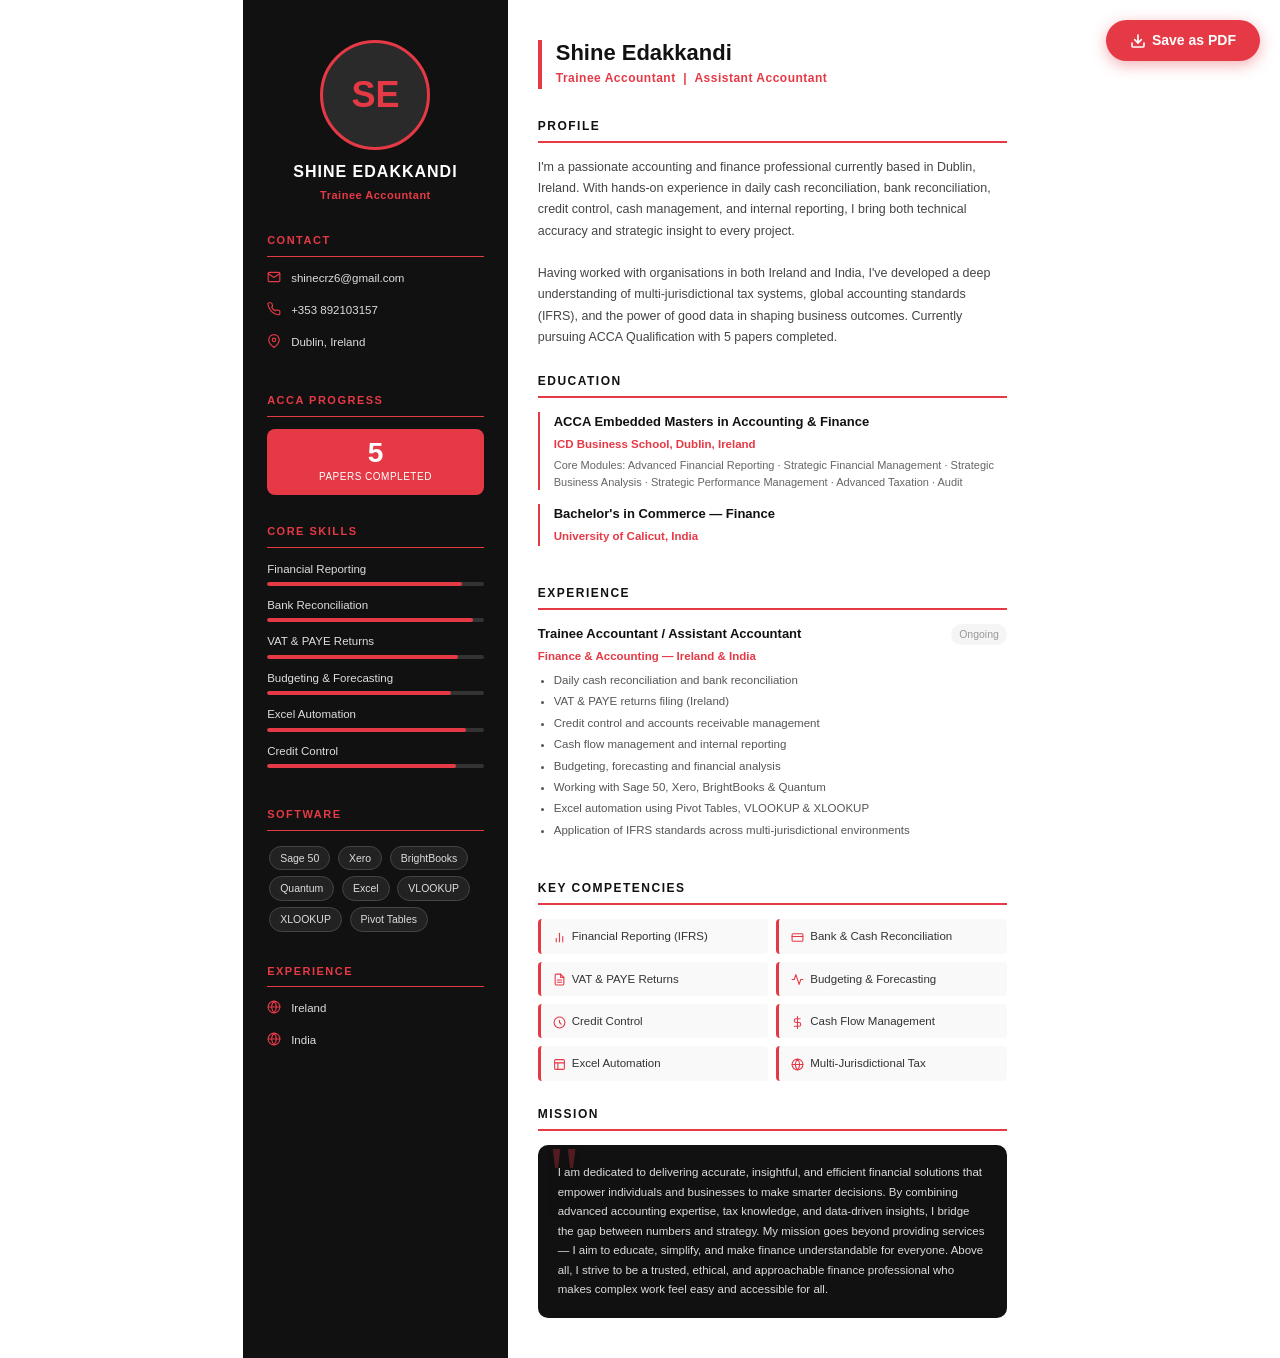
<file: assets/portfolio.html>
<!DOCTYPE html>
<html lang="en">
<head>
<meta charset="UTF-8">
<meta name="viewport" content="width=device-width, initial-scale=1.0">
<title>Shine Edakkandi - Portfolio</title>
<style>
  * { margin: 0; padding: 0; box-sizing: border-box; }

  body {
    font-family: 'Segoe UI', Arial, sans-serif;
    background: #fff;
    color: #222;
    font-size: 13px;
    line-height: 1.6;
  }

  /* ── PAGE LAYOUT ── */
  .page {
    width: 210mm;
    min-height: 297mm;
    margin: 0 auto;
    display: grid;
    grid-template-columns: 70mm 1fr;
  }

  /* ── LEFT SIDEBAR ── */
  .sidebar {
    background: #111111;
    color: #fff;
    padding: 40px 24px;
    display: flex;
    flex-direction: column;
    gap: 28px;
  }

  .profile-photo {
    width: 110px;
    height: 110px;
    border-radius: 50%;
    border: 3px solid #e63946;
    object-fit: cover;
    display: block;
    margin: 0 auto;
    background: #333;
  }

  .profile-photo-placeholder {
    width: 110px;
    height: 110px;
    border-radius: 50%;
    border: 3px solid #e63946;
    background: #2a2a2a;
    display: flex;
    align-items: center;
    justify-content: center;
    margin: 0 auto;
    font-size: 36px;
    color: #e63946;
    font-weight: 700;
  }

  .sidebar-name {
    text-align: center;
    margin-top: 12px;
  }

  .sidebar-name h1 {
    font-size: 16px;
    font-weight: 700;
    color: #fff;
    letter-spacing: 1px;
    line-height: 1.3;
  }

  .sidebar-name p {
    font-size: 11px;
    color: #e63946;
    font-weight: 600;
    margin-top: 4px;
    letter-spacing: 0.5px;
  }

  .sidebar-section h3 {
    font-size: 11px;
    font-weight: 700;
    text-transform: uppercase;
    letter-spacing: 1.5px;
    color: #e63946;
    border-bottom: 1px solid #e63946;
    padding-bottom: 6px;
    margin-bottom: 12px;
  }

  .contact-item {
    display: flex;
    align-items: flex-start;
    gap: 8px;
    margin-bottom: 10px;
    font-size: 11.5px;
    color: #ddd;
  }

  .contact-icon {
    color: #e63946;
    font-size: 13px;
    min-width: 16px;
    margin-top: 1px;
  }

  .skill-item {
    margin-bottom: 10px;
  }

  .skill-name {
    font-size: 11.5px;
    color: #ddd;
    margin-bottom: 4px;
  }

  .skill-bar {
    height: 4px;
    background: #333;
    border-radius: 2px;
    overflow: hidden;
  }

  .skill-fill {
    height: 100%;
    background: #e63946;
    border-radius: 2px;
  }

  .software-tag {
    display: inline-block;
    background: #222;
    color: #ddd;
    border: 1px solid #444;
    border-radius: 20px;
    padding: 3px 10px;
    font-size: 10.5px;
    margin: 3px 2px;
  }

  .acca-badge {
    background: #e63946;
    color: #fff;
    border-radius: 8px;
    padding: 10px 14px;
    text-align: center;
    margin-top: 4px;
  }

  .acca-badge .num {
    font-size: 28px;
    font-weight: 700;
    line-height: 1;
  }

  .acca-badge .label {
    font-size: 10px;
    letter-spacing: 0.5px;
    margin-top: 2px;
  }

  /* ── RIGHT MAIN ── */
  .main {
    background: #fff;
    padding: 40px 30px;
    display: flex;
    flex-direction: column;
    gap: 24px;
  }

  .main-header {
    border-left: 4px solid #e63946;
    padding-left: 14px;
    margin-bottom: 4px;
  }

  .main-header h2 {
    font-size: 22px;
    font-weight: 700;
    color: #111;
    line-height: 1.2;
  }

  .main-header p {
    font-size: 12px;
    color: #e63946;
    font-weight: 600;
    margin-top: 3px;
    letter-spacing: 0.5px;
  }

  .section-title {
    font-size: 12px;
    font-weight: 700;
    text-transform: uppercase;
    letter-spacing: 1.5px;
    color: #111;
    border-bottom: 2px solid #e63946;
    padding-bottom: 5px;
    margin-bottom: 14px;
  }

  .profile-text {
    font-size: 12.5px;
    color: #444;
    line-height: 1.7;
  }

  /* Education */
  .edu-item {
    margin-bottom: 14px;
    padding-left: 14px;
    border-left: 2px solid #e63946;
  }

  .edu-item h4 {
    font-size: 13px;
    font-weight: 700;
    color: #111;
  }

  .edu-item .school {
    font-size: 11.5px;
    color: #e63946;
    font-weight: 600;
    margin-top: 2px;
  }

  .edu-item .modules {
    font-size: 11px;
    color: #666;
    margin-top: 4px;
    line-height: 1.5;
  }

  /* Experience */
  .exp-item {
    margin-bottom: 16px;
  }

  .exp-header {
    display: flex;
    justify-content: space-between;
    align-items: flex-start;
  }

  .exp-item h4 {
    font-size: 13px;
    font-weight: 700;
    color: #111;
  }

  .exp-item .company {
    font-size: 11.5px;
    color: #e63946;
    font-weight: 600;
    margin-top: 2px;
  }

  .exp-item .period {
    font-size: 10.5px;
    color: #999;
    white-space: nowrap;
    background: #f5f5f5;
    padding: 2px 8px;
    border-radius: 20px;
  }

  .exp-item ul {
    margin-top: 6px;
    padding-left: 16px;
  }

  .exp-item ul li {
    font-size: 11.5px;
    color: #555;
    margin-bottom: 3px;
  }

  /* Mission */
  .mission-box {
    background: #111;
    color: #fff;
    border-radius: 10px;
    padding: 18px 20px;
    position: relative;
    overflow: hidden;
  }

  .mission-box::before {
    content: '"';
    position: absolute;
    top: -10px;
    left: 10px;
    font-size: 80px;
    color: #e63946;
    opacity: 0.3;
    font-family: Georgia, serif;
    line-height: 1;
  }

  .mission-box p {
    font-size: 11.5px;
    line-height: 1.7;
    color: #ddd;
    position: relative;
    z-index: 1;
  }

  /* Key Skills grid */
  .skills-grid {
    display: grid;
    grid-template-columns: 1fr 1fr;
    gap: 8px;
  }

  .skill-card {
    background: #f9f9f9;
    border-left: 3px solid #e63946;
    padding: 8px 12px;
    border-radius: 4px;
    font-size: 11.5px;
    color: #333;
    font-weight: 500;
  }

  @media print {
    body { margin: 0; -webkit-print-color-adjust: exact; print-color-adjust: exact; }
    .page { width: 210mm; margin: 0; }
    .no-print { display: none; }
    .sidebar { background: #111111 !important; -webkit-print-color-adjust: exact; print-color-adjust: exact; }
    .skill-fill { background: #e63946 !important; }
    .acca-badge { background: #e63946 !important; }
    .mission-box { background: #111111 !important; }
    .skill-card { background: #f9f9f9 !important; }
  }

  /* Print button */
  .print-btn {
    position: fixed;
    top: 20px;
    right: 20px;
    background: #e63946;
    color: #fff;
    border: none;
    padding: 12px 24px;
    border-radius: 30px;
    font-size: 14px;
    font-weight: 600;
    cursor: pointer;
    box-shadow: 0 4px 15px rgba(230,57,70,0.4);
    z-index: 999;
  }

  .print-btn:hover { background: #c0303b; }
</style>
</head>
<body>

<button class="print-btn no-print" onclick="window.print()"><svg width="16" height="16" viewBox="0 0 24 24" fill="none" stroke="currentColor" stroke-width="2.5" stroke-linecap="round" stroke-linejoin="round" style="display:inline;vertical-align:middle;margin-right:6px"><path d="M21 15v4a2 2 0 0 1-2 2H5a2 2 0 0 1-2-2v-4"/><polyline points="7 10 12 15 17 10"/><line x1="12" y1="15" x2="12" y2="3"/></svg>Save as PDF</button>

<div class="page">

  <!-- SIDEBAR -->
  <div class="sidebar">

    <!-- Photo placeholder (replace src with actual photo path) -->
    <div>
      <div class="profile-photo-placeholder">SE</div>
      <div class="sidebar-name">
        <h1>SHINE EDAKKANDI</h1>
        <p>Trainee Accountant</p>
      </div>
    </div>

    <!-- Contact -->
    <div class="sidebar-section">
      <h3>Contact</h3>
      <div class="contact-item">
        <span class="contact-icon"><svg width="14" height="14" viewBox="0 0 24 24" fill="none" stroke="#e63946" stroke-width="2" stroke-linecap="round" stroke-linejoin="round"><path d="M4 4h16c1.1 0 2 .9 2 2v12c0 1.1-.9 2-2 2H4c-1.1 0-2-.9-2-2V6c0-1.1.9-2 2-2z"/><polyline points="22,6 12,13 2,6"/></svg></span>
        <span>shinecrz6@gmail.com</span>
      </div>
      <div class="contact-item">
        <span class="contact-icon"><svg width="14" height="14" viewBox="0 0 24 24" fill="none" stroke="#e63946" stroke-width="2" stroke-linecap="round" stroke-linejoin="round"><path d="M22 16.92v3a2 2 0 0 1-2.18 2 19.79 19.79 0 0 1-8.63-3.07A19.5 19.5 0 0 1 4.69 12 19.79 19.79 0 0 1 1.61 3.4 2 2 0 0 1 3.6 1.22h3a2 2 0 0 1 2 1.72c.127.96.361 1.903.7 2.81a2 2 0 0 1-.45 2.11L7.91 8.82a16 16 0 0 0 6.29 6.29l.96-.96a2 2 0 0 1 2.11-.45c.907.339 1.85.573 2.81.7A2 2 0 0 1 22 16.92z"/></svg></span>
        <span>+353 892103157</span>
      </div>
      <div class="contact-item">
        <span class="contact-icon"><svg width="14" height="14" viewBox="0 0 24 24" fill="none" stroke="#e63946" stroke-width="2" stroke-linecap="round" stroke-linejoin="round"><path d="M21 10c0 7-9 13-9 13s-9-6-9-13a9 9 0 0 1 18 0z"/><circle cx="12" cy="10" r="3"/></svg></span>
        <span>Dublin, Ireland</span>
      </div>
    </div>

    <!-- ACCA Badge -->
    <div class="sidebar-section">
      <h3>ACCA Progress</h3>
      <div class="acca-badge">
        <div class="num">5</div>
        <div class="label">PAPERS COMPLETED</div>
      </div>
    </div>

    <!-- Skills -->
    <div class="sidebar-section">
      <h3>Core Skills</h3>
      <div class="skill-item">
        <div class="skill-name">Financial Reporting</div>
        <div class="skill-bar"><div class="skill-fill" style="width:90%"></div></div>
      </div>
      <div class="skill-item">
        <div class="skill-name">Bank Reconciliation</div>
        <div class="skill-bar"><div class="skill-fill" style="width:95%"></div></div>
      </div>
      <div class="skill-item">
        <div class="skill-name">VAT & PAYE Returns</div>
        <div class="skill-bar"><div class="skill-fill" style="width:88%"></div></div>
      </div>
      <div class="skill-item">
        <div class="skill-name">Budgeting & Forecasting</div>
        <div class="skill-bar"><div class="skill-fill" style="width:85%"></div></div>
      </div>
      <div class="skill-item">
        <div class="skill-name">Excel Automation</div>
        <div class="skill-bar"><div class="skill-fill" style="width:92%"></div></div>
      </div>
      <div class="skill-item">
        <div class="skill-name">Credit Control</div>
        <div class="skill-bar"><div class="skill-fill" style="width:87%"></div></div>
      </div>
    </div>

    <!-- Software -->
    <div class="sidebar-section">
      <h3>Software</h3>
      <span class="software-tag">Sage 50</span>
      <span class="software-tag">Xero</span>
      <span class="software-tag">BrightBooks</span>
      <span class="software-tag">Quantum</span>
      <span class="software-tag">Excel</span>
      <span class="software-tag">VLOOKUP</span>
      <span class="software-tag">XLOOKUP</span>
      <span class="software-tag">Pivot Tables</span>
    </div>

    <!-- Countries -->
    <div class="sidebar-section">
      <h3>Experience</h3>
      <div class="contact-item">
        <span class="contact-icon"><svg width="14" height="14" viewBox="0 0 24 24" fill="none" stroke="#e63946" stroke-width="2" stroke-linecap="round" stroke-linejoin="round"><circle cx="12" cy="12" r="10"/><line x1="2" y1="12" x2="22" y2="12"/><path d="M12 2a15.3 15.3 0 0 1 4 10 15.3 15.3 0 0 1-4 10 15.3 15.3 0 0 1-4-10 15.3 15.3 0 0 1 4-10z"/></svg></span>
        <span>Ireland</span>
      </div>
      <div class="contact-item">
        <span class="contact-icon"><svg width="14" height="14" viewBox="0 0 24 24" fill="none" stroke="#e63946" stroke-width="2" stroke-linecap="round" stroke-linejoin="round"><circle cx="12" cy="12" r="10"/><line x1="2" y1="12" x2="22" y2="12"/><path d="M12 2a15.3 15.3 0 0 1 4 10 15.3 15.3 0 0 1-4 10 15.3 15.3 0 0 1-4-10 15.3 15.3 0 0 1 4-10z"/></svg></span>
        <span>India</span>
      </div>
    </div>

  </div>

  <!-- MAIN CONTENT -->
  <div class="main">

    <!-- Header -->
    <div class="main-header">
      <h2>Shine Edakkandi</h2>
      <p>Trainee Accountant &nbsp;|&nbsp; Assistant Accountant</p>
    </div>

    <!-- Profile -->
    <div>
      <div class="section-title">Profile</div>
      <p class="profile-text">
        I'm a passionate accounting and finance professional currently based in Dublin, Ireland.
        With hands-on experience in daily cash reconciliation, bank reconciliation, credit control,
        cash management, and internal reporting, I bring both technical accuracy and strategic insight
        to every project.
        <br><br>
        Having worked with organisations in both Ireland and India, I've developed a deep understanding
        of multi-jurisdictional tax systems, global accounting standards (IFRS), and the power of good
        data in shaping business outcomes. Currently pursuing ACCA Qualification with 5 papers completed.
      </p>
    </div>

    <!-- Education -->
    <div>
      <div class="section-title">Education</div>
      <div class="edu-item">
        <h4>ACCA Embedded Masters in Accounting & Finance</h4>
        <div class="school">ICD Business School, Dublin, Ireland</div>
        <div class="modules">
          Core Modules: Advanced Financial Reporting · Strategic Financial Management ·
          Strategic Business Analysis · Strategic Performance Management · Advanced Taxation · Audit
        </div>
      </div>
      <div class="edu-item">
        <h4>Bachelor's in Commerce — Finance</h4>
        <div class="school">University of Calicut, India</div>
      </div>
    </div>

    <!-- Experience -->
    <div>
      <div class="section-title">Experience</div>
      <div class="exp-item">
        <div class="exp-header">
          <div>
            <h4>Trainee Accountant / Assistant Accountant</h4>
            <div class="company">Finance & Accounting — Ireland & India</div>
          </div>
          <span class="exp-period" style="font-size:10.5px;color:#999;background:#f5f5f5;padding:2px 8px;border-radius:20px;white-space:nowrap;">Ongoing</span>
        </div>
        <ul>
          <li>Daily cash reconciliation and bank reconciliation</li>
          <li>VAT & PAYE returns filing (Ireland)</li>
          <li>Credit control and accounts receivable management</li>
          <li>Cash flow management and internal reporting</li>
          <li>Budgeting, forecasting and financial analysis</li>
          <li>Working with Sage 50, Xero, BrightBooks & Quantum</li>
          <li>Excel automation using Pivot Tables, VLOOKUP & XLOOKUP</li>
          <li>Application of IFRS standards across multi-jurisdictional environments</li>
        </ul>
      </div>
    </div>

    <!-- Key Skills -->
    <div>
      <div class="section-title">Key Competencies</div>
      <div class="skills-grid">
        <div class="skill-card"><svg width="13" height="13" viewBox="0 0 24 24" fill="none" stroke="#e63946" stroke-width="2" stroke-linecap="round" stroke-linejoin="round" style="margin-right:6px;vertical-align:middle"><line x1="18" y1="20" x2="18" y2="10"/><line x1="12" y1="20" x2="12" y2="4"/><line x1="6" y1="20" x2="6" y2="14"/></svg>Financial Reporting (IFRS)</div>
        <div class="skill-card"><svg width="13" height="13" viewBox="0 0 24 24" fill="none" stroke="#e63946" stroke-width="2" stroke-linecap="round" stroke-linejoin="round" style="margin-right:6px;vertical-align:middle"><rect x="2" y="5" width="20" height="14" rx="2"/><line x1="2" y1="10" x2="22" y2="10"/></svg>Bank & Cash Reconciliation</div>
        <div class="skill-card"><svg width="13" height="13" viewBox="0 0 24 24" fill="none" stroke="#e63946" stroke-width="2" stroke-linecap="round" stroke-linejoin="round" style="margin-right:6px;vertical-align:middle"><path d="M14 2H6a2 2 0 0 0-2 2v16a2 2 0 0 0 2 2h12a2 2 0 0 0 2-2V8z"/><polyline points="14 2 14 8 20 8"/><line x1="16" y1="13" x2="8" y2="13"/><line x1="16" y1="17" x2="8" y2="17"/></svg>VAT & PAYE Returns</div>
        <div class="skill-card"><svg width="13" height="13" viewBox="0 0 24 24" fill="none" stroke="#e63946" stroke-width="2" stroke-linecap="round" stroke-linejoin="round" style="margin-right:6px;vertical-align:middle"><polyline points="22 12 18 12 15 21 9 3 6 12 2 12"/></svg>Budgeting & Forecasting</div>
        <div class="skill-card"><svg width="13" height="13" viewBox="0 0 24 24" fill="none" stroke="#e63946" stroke-width="2" stroke-linecap="round" stroke-linejoin="round" style="margin-right:6px;vertical-align:middle"><circle cx="12" cy="12" r="10"/><path d="M12 8v4l3 3"/></svg>Credit Control</div>
        <div class="skill-card"><svg width="13" height="13" viewBox="0 0 24 24" fill="none" stroke="#e63946" stroke-width="2" stroke-linecap="round" stroke-linejoin="round" style="margin-right:6px;vertical-align:middle"><line x1="12" y1="1" x2="12" y2="23"/><path d="M17 5H9.5a3.5 3.5 0 0 0 0 7h5a3.5 3.5 0 0 1 0 7H6"/></svg>Cash Flow Management</div>
        <div class="skill-card"><svg width="13" height="13" viewBox="0 0 24 24" fill="none" stroke="#e63946" stroke-width="2" stroke-linecap="round" stroke-linejoin="round" style="margin-right:6px;vertical-align:middle"><rect x="3" y="3" width="18" height="18" rx="2"/><path d="M3 9h18M9 21V9"/></svg>Excel Automation</div>
        <div class="skill-card"><svg width="13" height="13" viewBox="0 0 24 24" fill="none" stroke="#e63946" stroke-width="2" stroke-linecap="round" stroke-linejoin="round" style="margin-right:6px;vertical-align:middle"><circle cx="12" cy="12" r="10"/><line x1="2" y1="12" x2="22" y2="12"/><path d="M12 2a15.3 15.3 0 0 1 4 10 15.3 15.3 0 0 1-4 10 15.3 15.3 0 0 1-4-10 15.3 15.3 0 0 1 4-10z"/></svg>Multi-Jurisdictional Tax</div>
      </div>
    </div>

    <!-- Mission -->
    <div>
      <div class="section-title">Mission</div>
      <div class="mission-box">
        <p>
          I am dedicated to delivering accurate, insightful, and efficient financial solutions that
          empower individuals and businesses to make smarter decisions. By combining advanced accounting
          expertise, tax knowledge, and data-driven insights, I bridge the gap between numbers and strategy.
          My mission goes beyond providing services — I aim to educate, simplify, and make finance
          understandable for everyone. Above all, I strive to be a trusted, ethical, and approachable
          finance professional who makes complex work feel easy and accessible for all.
        </p>
      </div>
    </div>

  </div>
</div>

</body>
</html>
</file>
